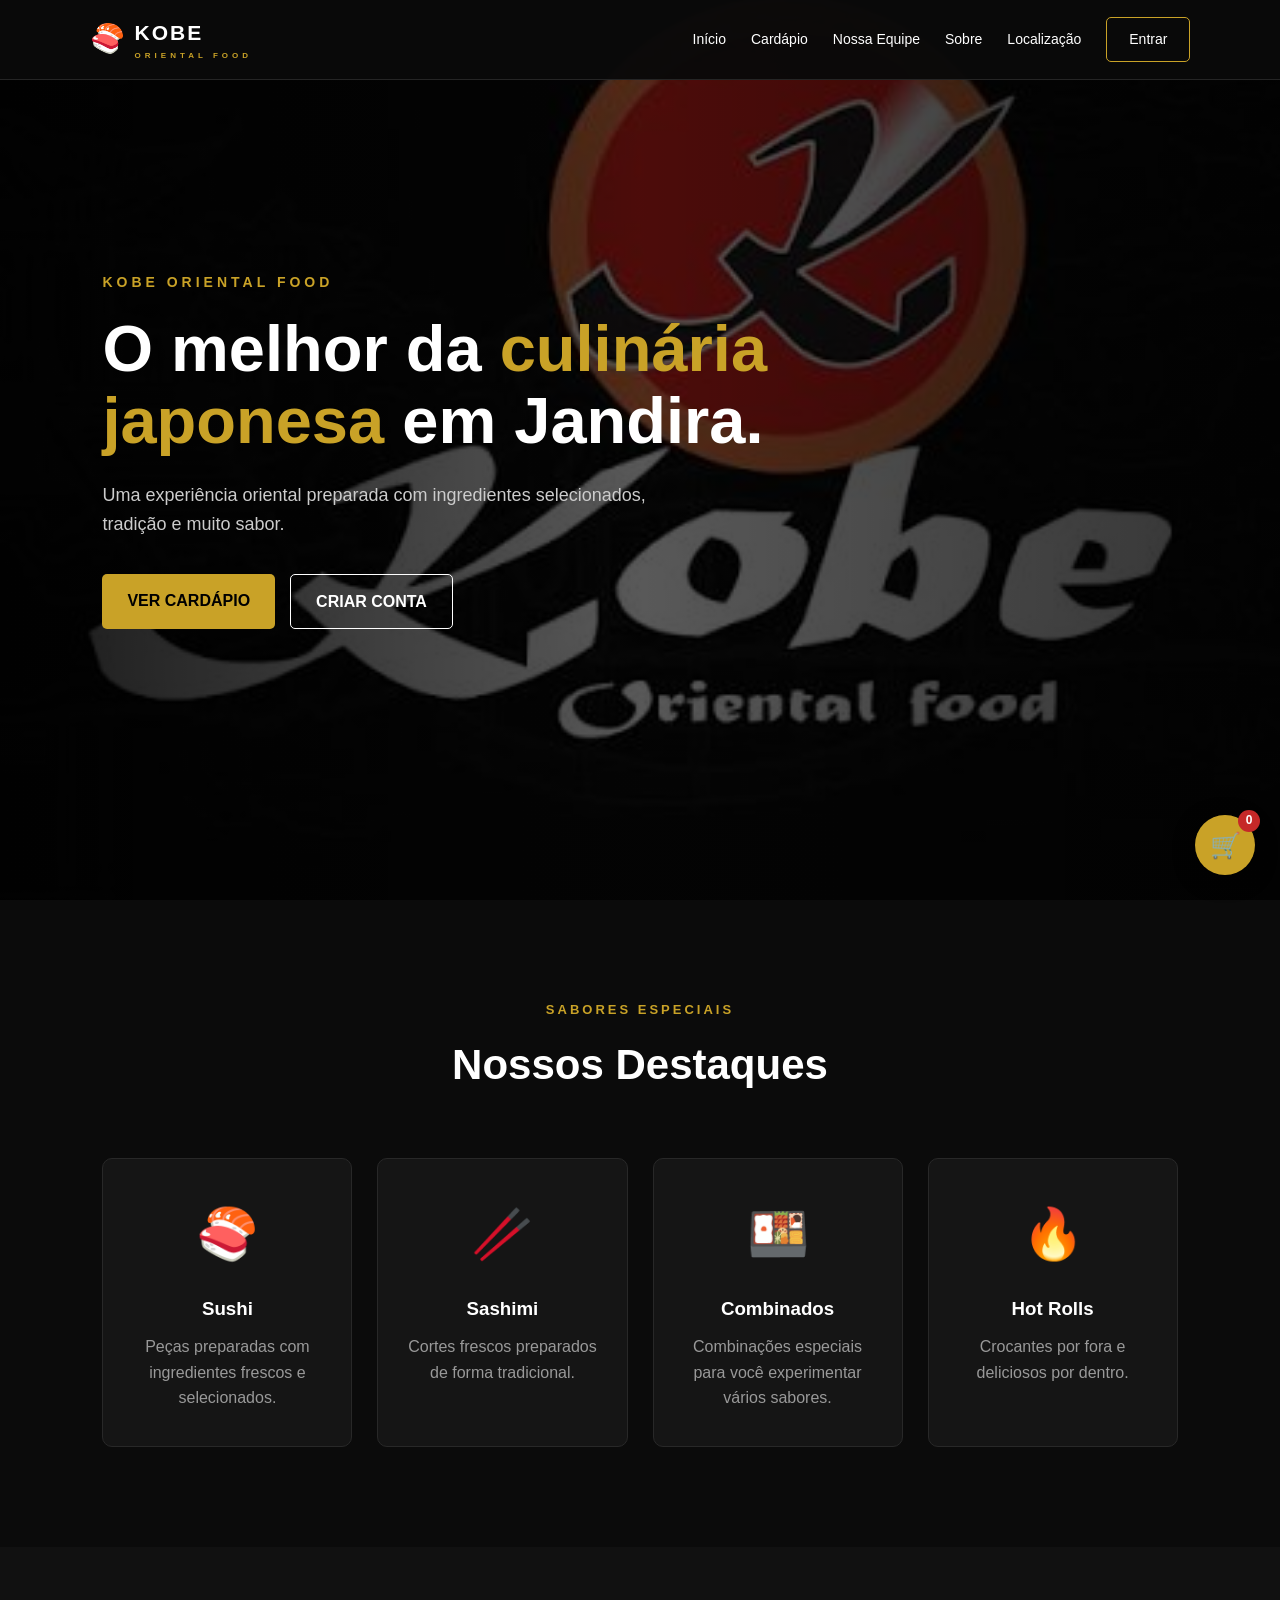
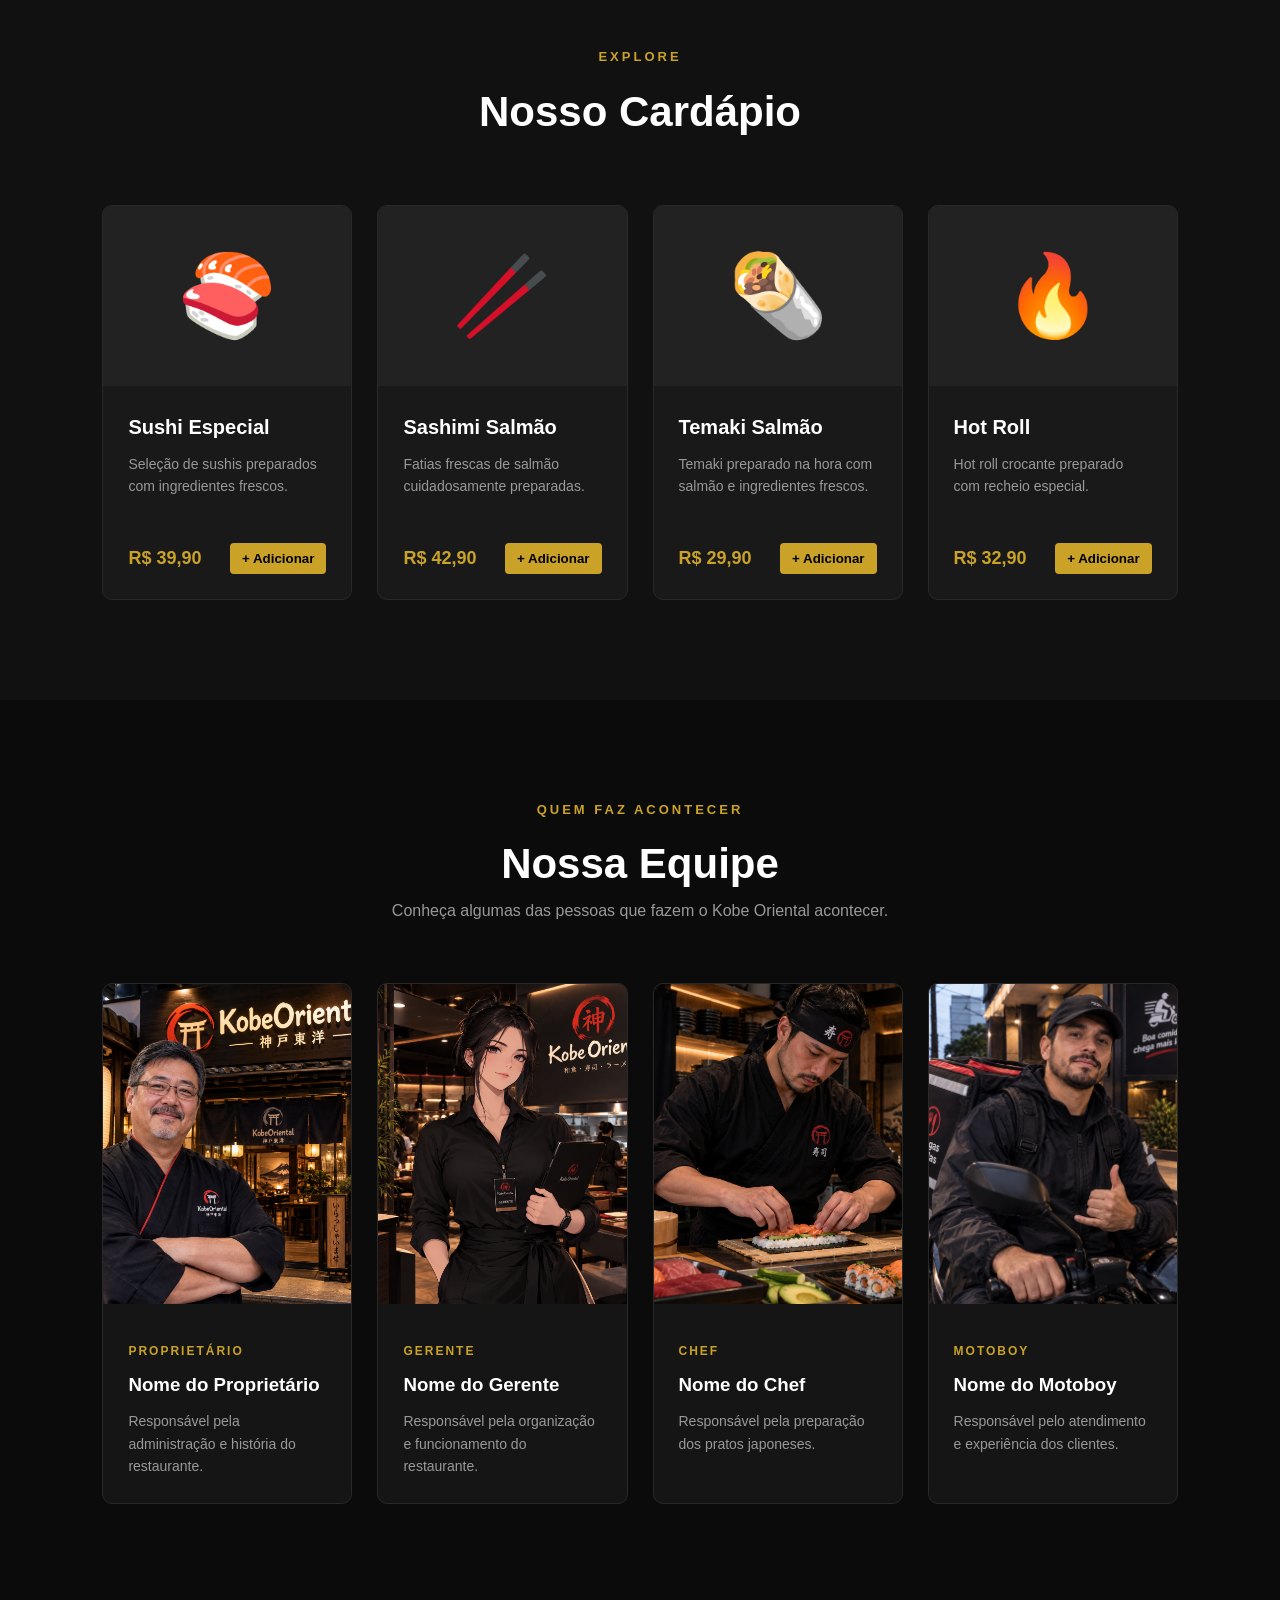
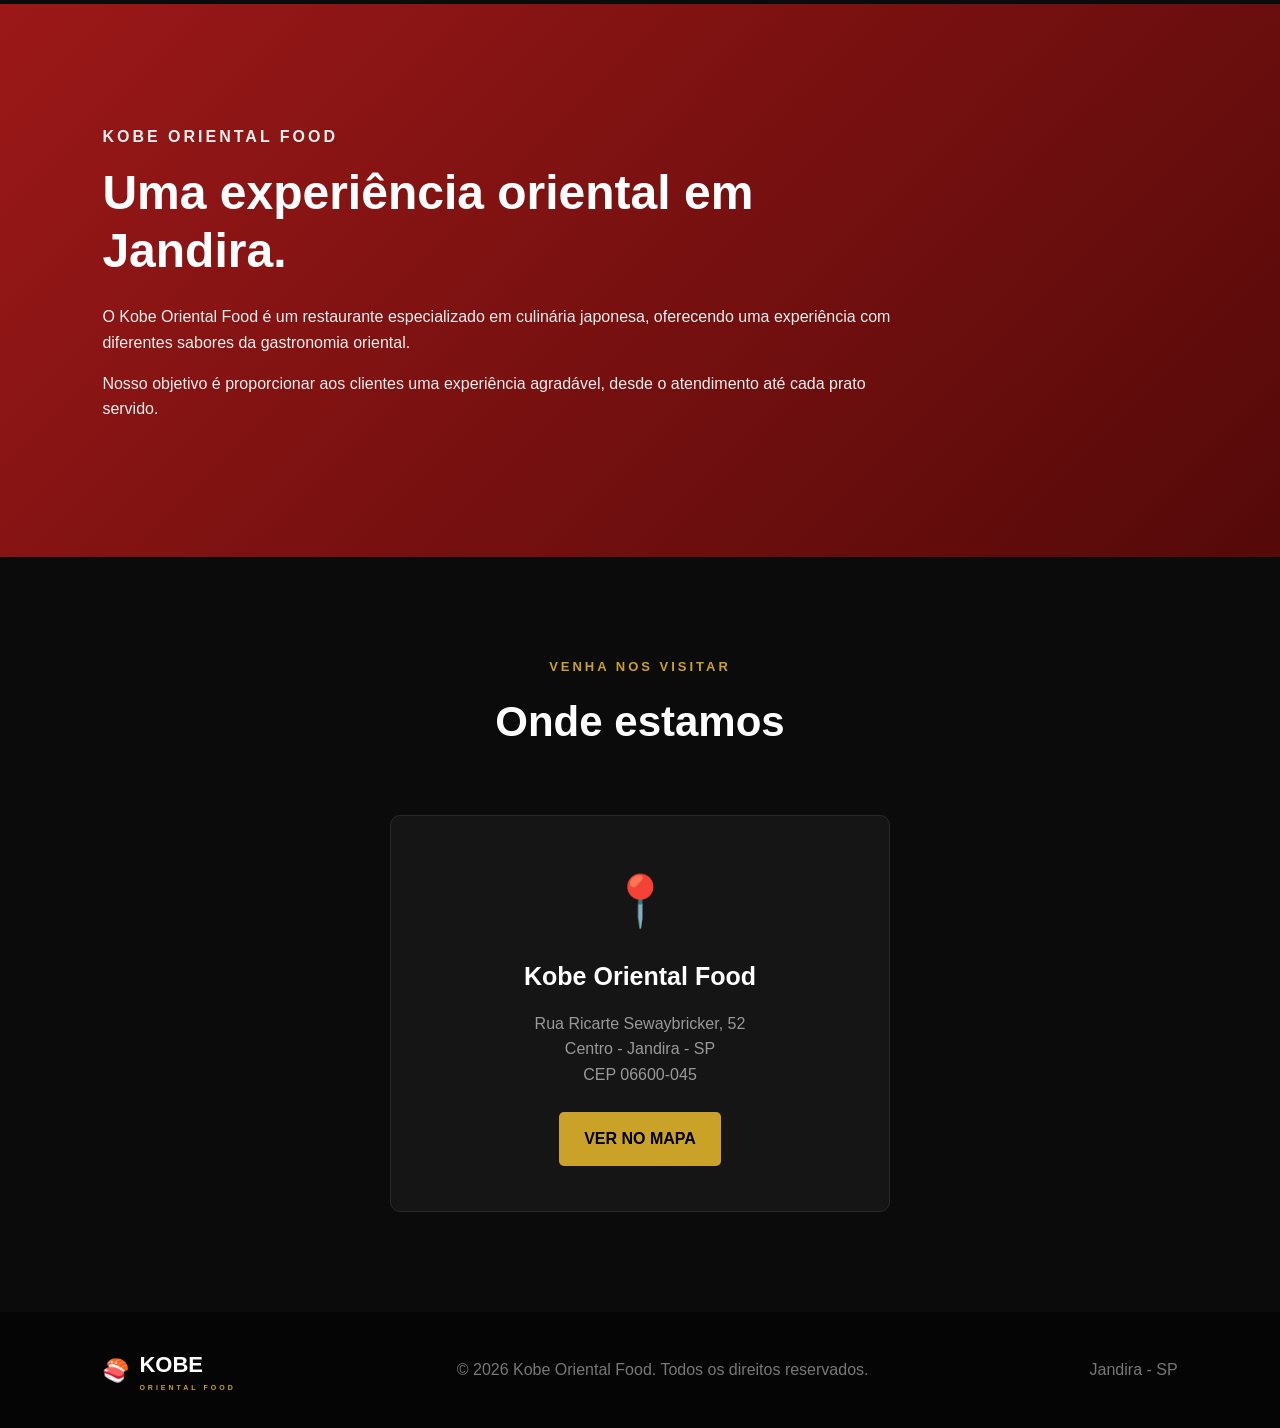
<file: index.html>
<!DOCTYPE html>
<html lang="pt-BR">

<head>

    <meta charset="UTF-8">

    <meta name="viewport"
          content="width=device-width, initial-scale=1.0">

    <meta name="description"
          content="Kobe Oriental Food - Restaurante Japonês em Jandira">

    <title>Kobe Oriental Food | Jandira</title>

    <link rel="stylesheet" href="style.css">

</head>


<body>


<!-- ================= HEADER ================= -->

<header>

    <div class="logo">

        🍣

        <span>
            KOBE
            <small>ORIENTAL FOOD</small>
        </span>

    </div>


    <nav>

        <a href="#inicio">
            Início
        </a>

        <a href="#cardapio">
            Cardápio
        </a>

        <a href="#equipe">
            Nossa Equipe
        </a>

        <a href="#sobre">
            Sobre
        </a>

        <a href="#localizacao">
            Localização
        </a>

        <a href="login.html"
           class="login-button">

            Entrar

        </a>

    </nav>

</header>



<!-- ================= HERO ================= -->

<section id="inicio"
         class="hero">


    <div class="hero-content">


        <p class="hero-subtitle">
            KOBE ORIENTAL FOOD
        </p>


        <h1>

            O melhor da

            <span>
                culinária japonesa
            </span>

            em Jandira.

        </h1>


        <p class="hero-description">

            Uma experiência oriental preparada
            com ingredientes selecionados,
            tradição e muito sabor.

        </p>


        <div class="hero-buttons">

            <a href="#cardapio"
               class="primary-button">

                VER CARDÁPIO

            </a>


            <a href="cadastro.html"
               class="secondary-button">

                CRIAR CONTA

            </a>

        </div>


    </div>

</section>



<!-- ================= DESTAQUES ================= -->

<section class="section">


    <div class="section-title">

        <p>
            SABORES ESPECIAIS
        </p>

        <h2>
            Nossos Destaques
        </h2>

    </div>


    <div class="highlight-container">


        <div class="highlight-card">

            <div class="highlight-icon">
                🍣
            </div>

            <h3>
                Sushi
            </h3>

            <p>
                Peças preparadas com ingredientes
                frescos e selecionados.
            </p>

        </div>



        <div class="highlight-card">

            <div class="highlight-icon">
                🥢
            </div>

            <h3>
                Sashimi
            </h3>

            <p>
                Cortes frescos preparados
                de forma tradicional.
            </p>

        </div>



        <div class="highlight-card">

            <div class="highlight-icon">
                🍱
            </div>

            <h3>
                Combinados
            </h3>

            <p>
                Combinações especiais para
                você experimentar vários sabores.
            </p>

        </div>



        <div class="highlight-card">

            <div class="highlight-icon">
                🔥
            </div>

            <h3>
                Hot Rolls
            </h3>

            <p>
                Crocantes por fora e deliciosos
                por dentro.
            </p>

        </div>


    </div>

</section>



<!-- ================= CARDÁPIO ================= -->

<section id="cardapio"
         class="section menu-section">


    <div class="section-title">

        <p>
            EXPLORE
        </p>

        <h2>
            Nosso Cardápio
        </h2>

    </div>



    <div class="menu-container">


        <div class="food-card">

            <div class="food-image">
                🍣
            </div>

            <div class="food-content">

                <h3>
                    Sushi Especial
                </h3>

                <p>
                    Seleção de sushis preparados
                    com ingredientes frescos.
                </p>

                <div class="food-bottom">

                    <strong>
                        R$ 39,90
                    </strong>

                    <button
                        onclick="adicionarCarrinho('Sushi Especial', 39.90)">

                        + Adicionar

                    </button>

                </div>

            </div>

        </div>



        <div class="food-card">

            <div class="food-image">
                🥢
            </div>

            <div class="food-content">

                <h3>
                    Sashimi Salmão
                </h3>

                <p>
                    Fatias frescas de salmão
                    cuidadosamente preparadas.
                </p>

                <div class="food-bottom">

                    <strong>
                        R$ 42,90
                    </strong>

                    <button
                        onclick="adicionarCarrinho('Sashimi Salmão', 42.90)">

                        + Adicionar

                    </button>

                </div>

            </div>

        </div>



        <div class="food-card">

            <div class="food-image">
                🌯
            </div>

            <div class="food-content">

                <h3>
                    Temaki Salmão
                </h3>

                <p>
                    Temaki preparado na hora
                    com salmão e ingredientes frescos.
                </p>

                <div class="food-bottom">

                    <strong>
                        R$ 29,90
                    </strong>

                    <button
                        onclick="adicionarCarrinho('Temaki Salmão', 29.90)">

                        + Adicionar

                    </button>

                </div>

            </div>

        </div>



        <div class="food-card">

            <div class="food-image">
                🔥
            </div>

            <div class="food-content">

                <h3>
                    Hot Roll
                </h3>

                <p>
                    Hot roll crocante preparado
                    com recheio especial.
                </p>

                <div class="food-bottom">

                    <strong>
                        R$ 32,90
                    </strong>

                    <button
                        onclick="adicionarCarrinho('Hot Roll', 32.90)">

                        + Adicionar

                    </button>

                </div>

            </div>

        </div>


    </div>

</section>



<!-- ================= EQUIPE ================= -->

<section id="equipe"
         class="section team-section">


    <div class="section-title">

        <p>
            QUEM FAZ ACONTECER
        </p>

        <h2>
            Nossa Equipe
        </h2>

        <span>
            Conheça algumas das pessoas
            que fazem o Kobe Oriental acontecer.
        </span>

    </div>



    <div class="team-container">


        <!-- DONO -->

        <div class="team-card">

            <img src="assets/img/dono.png"
                 alt="Dono do Kobe Oriental">

            <div class="team-info">

                <span class="team-role">
                    PROPRIETÁRIO
                </span>

                <h3>
                    Nome do Proprietário
                </h3>

                <p>
                    Responsável pela administração
                    e história do restaurante.
                </p>

            </div>

        </div>



        <!-- GERENTE -->

        <div class="team-card">

            <img src="assets/img/gerente.png"
                 alt="Gerente do Kobe Oriental">

            <div class="team-info">

                <span class="team-role">
                    GERENTE
                </span>

                <h3>
                    Nome do Gerente
                </h3>

                <p>
                    Responsável pela organização
                    e funcionamento do restaurante.
                </p>

            </div>

        </div>



        <!-- COZINHEIRO -->

        <div class="team-card">

            <img src="assets/img/funcionario1.png"
                 alt="Cozinheiro do Kobe Oriental">

            <div class="team-info">

                <span class="team-role">
                    CHEF
                </span>

                <h3>
                    Nome do Chef
                </h3>

                <p>
                    Responsável pela preparação
                    dos pratos japoneses.
                </p>

            </div>

        </div>



        <!-- MOTOBOY -->

        <div class="team-card">

            <img src="assets/img/funcionario2.png"
                 alt="Funcionário do Kobe Oriental">

            <div class="team-info">

                <span class="team-role">
                    MOTOBOY
                </span>

                <h3>
                    Nome do Motoboy
                </h3>

                <p>
                    Responsável pelo atendimento
                    e experiência dos clientes.
                </p>

            </div>

        </div>


    </div>

</section>



<!-- ================= SOBRE ================= -->

<section id="sobre"
         class="about-section">


    <div class="about-content">


        <p class="about-label">
            KOBE ORIENTAL FOOD
        </p>


        <h2>
            Uma experiência
            oriental em Jandira.
        </h2>


        <p>

            O Kobe Oriental Food é um restaurante
            especializado em culinária japonesa,
            oferecendo uma experiência com
            diferentes sabores da gastronomia oriental.

        </p>


        <p>

            Nosso objetivo é proporcionar aos
            clientes uma experiência agradável,
            desde o atendimento até cada prato
            servido.

        </p>


    </div>


</section>



<!-- ================= LOCALIZAÇÃO ================= -->

<section id="localizacao"
         class="location-section">


    <div class="section-title">

        <p>
            VENHA NOS VISITAR
        </p>

        <h2>
            Onde estamos
        </h2>

    </div>


    <div class="location-content">


        <div class="location-icon">
            📍
        </div>


        <h3>
            Kobe Oriental Food
        </h3>


        <p>
            Rua Ricarte Sewaybricker, 52
        </p>

        <p>
            Centro - Jandira - SP
        </p>

        <p>
            CEP 06600-045
        </p>


        <a
            href="https://www.google.com/maps/search/?api=1&query=Rua+Ricarte+Sewaybricker+52+Jandira+SP"
            target="_blank"
            class="primary-button">

            VER NO MAPA

        </a>


    </div>

</section>



<!-- ================= FOOTER ================= -->

<footer>


    <div class="footer-logo">

        🍣

        <span>
            KOBE
            <small>
                ORIENTAL FOOD
            </small>
        </span>

    </div>


    <p>
        © 2026 Kobe Oriental Food.
        Todos os direitos reservados.
    </p>


    <p>
        Jandira - SP
    </p>


</footer>



<!-- ================= CARRINHO ================= -->

<div id="cart">

    🛒

    <span id="cart-count">
        0
    </span>

</div>



<script src="script.js"></script>


</body>

</html>
</file>
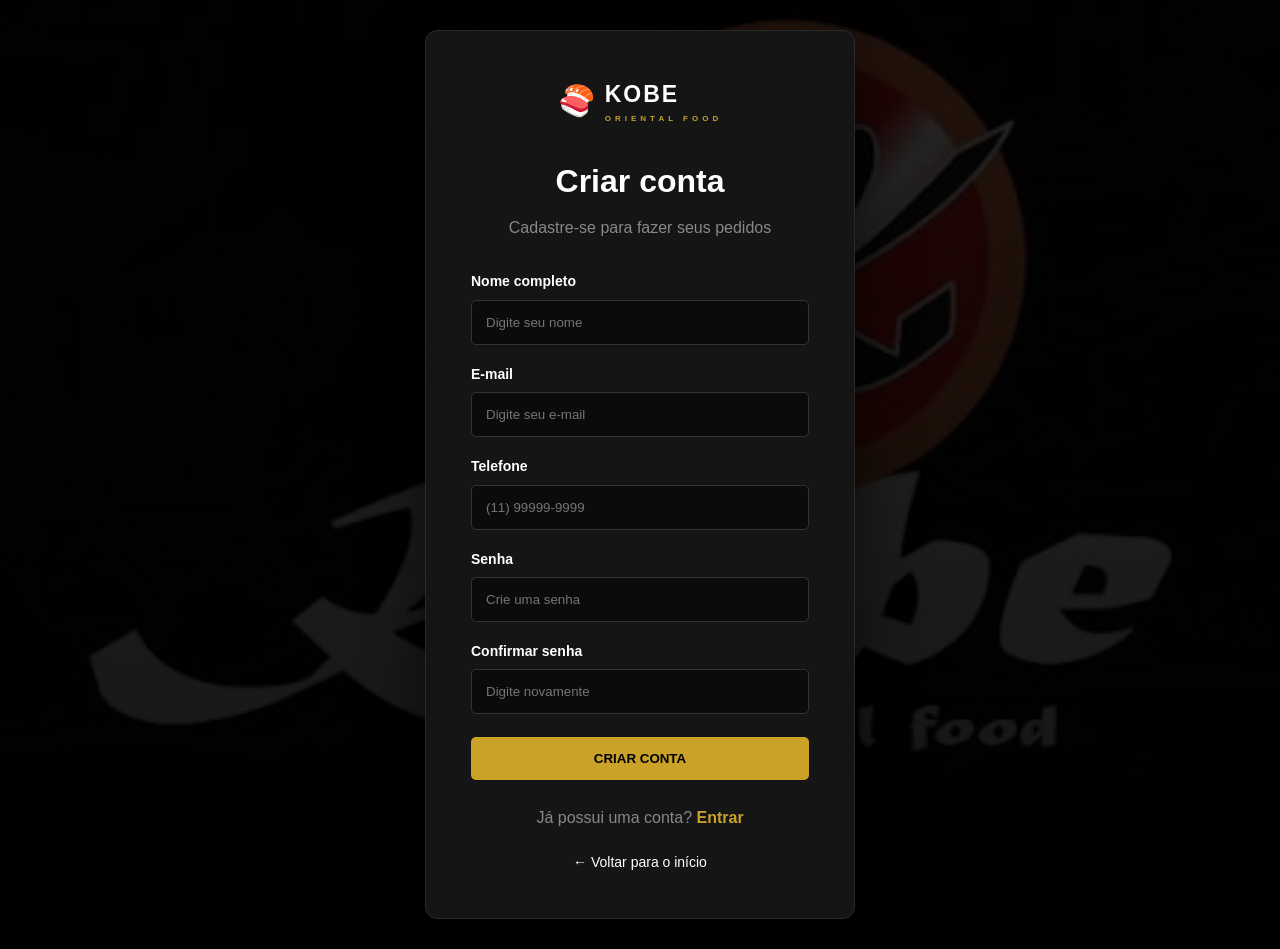
<file: cadastro.html>
<!DOCTYPE html>

<html lang="pt-BR">

<head>

    <meta charset="UTF-8">

    <meta name="viewport"
          content="width=device-width, initial-scale=1.0">

    <title>Cadastro | Kobe Oriental</title>

    <link rel="stylesheet"
          href="style.css">

</head>


<body class="auth-body">


    <div class="auth-container">


        <div class="auth-logo">

            🍣

            <span>
                KOBE
                <small>
                    ORIENTAL FOOD
                </small>
            </span>

        </div>


        <h1>
            Criar conta
        </h1>


        <p class="auth-subtitle">

            Cadastre-se para fazer seus pedidos

        </p>


        <form id="cadastroForm">


            <label>
                Nome completo
            </label>

            <input
                type="text"
                id="nome"
                placeholder="Digite seu nome"
                required
            >


            <label>
                E-mail
            </label>

            <input
                type="email"
                id="emailCadastro"
                placeholder="Digite seu e-mail"
                required
            >


            <label>
                Telefone
            </label>

            <input
                type="tel"
                id="telefone"
                placeholder="(11) 99999-9999"
                required
            >


            <label>
                Senha
            </label>

            <input
                type="password"
                id="senhaCadastro"
                placeholder="Crie uma senha"
                required
            >


            <label>
                Confirmar senha
            </label>

            <input
                type="password"
                id="confirmarSenha"
                placeholder="Digite novamente"
                required
            >


            <button type="submit">

                CRIAR CONTA

            </button>


        </form>


        <p class="auth-link">

            Já possui uma conta?

            <a href="login.html">
                Entrar
            </a>

        </p>


        <a href="index.html"
           class="back-home">

            ← Voltar para o início

        </a>


    </div>


    <script src="script.js"></script>

</body>

</html>
</file>
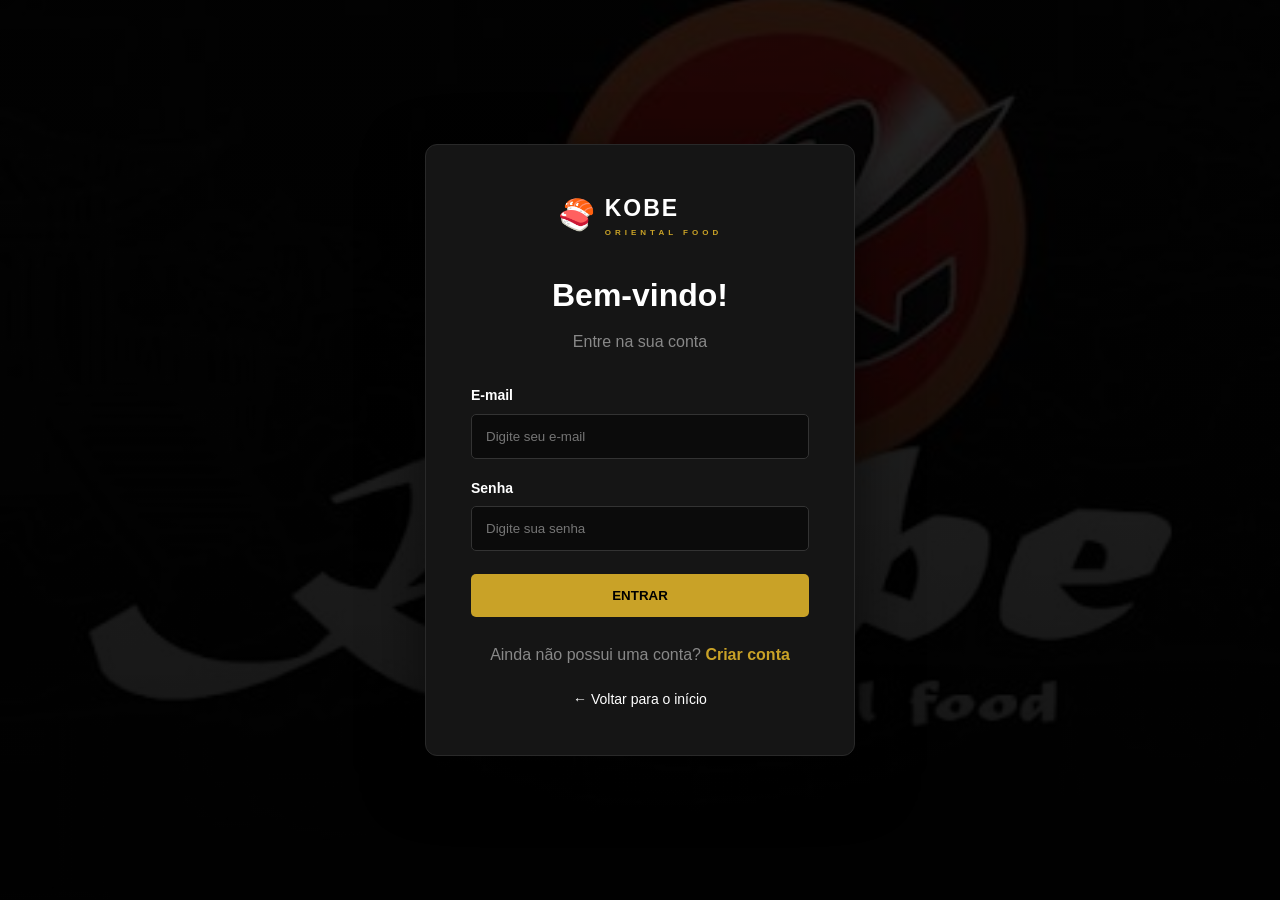
<file: login.html>
<!DOCTYPE html>

<html lang="pt-BR">

<head>

    <meta charset="UTF-8">

    <meta name="viewport"
          content="width=device-width, initial-scale=1.0">

    <title>Login | Kobe Oriental</title>

    <link rel="stylesheet"
          href="style.css">

</head>


<body class="auth-body">


    <div class="auth-container">


        <div class="auth-logo">

            🍣

            <span>
                KOBE
                <small>
                    ORIENTAL FOOD
                </small>
            </span>

        </div>


        <h1>
            Bem-vindo!
        </h1>


        <p class="auth-subtitle">
            Entre na sua conta
        </p>


        <form id="loginForm">


            <label>
                E-mail
            </label>

            <input
                type="email"
                id="email"
                placeholder="Digite seu e-mail"
                required
            >


            <label>
                Senha
            </label>

            <input
                type="password"
                id="senha"
                placeholder="Digite sua senha"
                required
            >


            <button type="submit">

                ENTRAR

            </button>


        </form>


        <p class="auth-link">

            Ainda não possui uma conta?

            <a href="cadastro.html">
                Criar conta
            </a>

        </p>


        <a href="index.html"
           class="back-home">

            ← Voltar para o início

        </a>


    </div>


    <script src="script.js"></script>

</body>

</html>
</file>
<file: style.css>
/* ===================================== */
/* RESET */
/* ===================================== */

* {
    margin: 0;
    padding: 0;
    box-sizing: border-box;
}


html {
    scroll-behavior: smooth;
}


body {

    font-family:
        Arial,
        Helvetica,
        sans-serif;

    background: #0b0b0b;

    color: #ffffff;

    line-height: 1.6;

}



/* ===================================== */
/* HEADER */
/* ===================================== */

header {

    width: 100%;

    height: 80px;

    position: fixed;

    top: 0;

    left: 0;

    z-index: 1000;

    display: flex;

    align-items: center;

    justify-content: space-between;

    padding: 0 7%;

    background: rgba(10,10,10,0.96);

    border-bottom:
        1px solid #252525;

}



.logo {

    display: flex;

    align-items: center;

    gap: 10px;

    font-size: 28px;

}



.logo span {

    display: flex;

    flex-direction: column;

    font-size: 21px;

    font-weight: bold;

    letter-spacing: 2px;

}



.logo small {

    font-size: 8px;

    letter-spacing: 4px;

    color: #c9a227;

}



nav {

    display: flex;

    align-items: center;

    gap: 25px;

}



nav a {

    color: #ffffff;

    text-decoration: none;

    font-size: 14px;

    transition: 0.3s;

}



nav a:hover {

    color: #c9a227;

}



.login-button {

    padding:
        10px 22px;

    border:
        1px solid #c9a227;

    border-radius: 5px;

}



.login-button:hover {

    background: #c9a227;

    color: #000;

}



/* ===================================== */
/* HERO */
/* ===================================== */

.hero {

    min-height: 100vh;

    display: flex;

    align-items: center;

    padding:
        120px 8%;

    background:

        linear-gradient(
            90deg,
            rgba(0,0,0,.90),
            rgba(0,0,0,.65),
            rgba(0,0,0,.80)
        ),

        url("assets/img/restaurante.jpg");

    background-size: cover;

    background-position: center;

}



.hero-content {

    max-width: 750px;

}



.hero-subtitle {

    color: #c9a227;

    font-size: 14px;

    font-weight: bold;

    letter-spacing: 4px;

    margin-bottom: 20px;

}



.hero h1 {

    font-size: 65px;

    line-height: 1.1;

    margin-bottom: 25px;

}



.hero h1 span {

    color: #c9a227;

}



.hero-description {

    max-width: 600px;

    color: #cccccc;

    font-size: 18px;

}



.hero-buttons {

    display: flex;

    gap: 15px;

    margin-top: 35px;

}



.primary-button,
.secondary-button {

    display: inline-block;

    padding:
        14px 25px;

    text-decoration: none;

    border-radius: 5px;

    font-weight: bold;

    transition: .3s;

}



.primary-button {

    background: #c9a227;

    color: #000;

}



.primary-button:hover {

    background: #e0bd3d;

}



.secondary-button {

    color: white;

    border:
        1px solid white;

}



.secondary-button:hover {

    background: white;

    color: black;

}



/* ===================================== */
/* SECTIONS */
/* ===================================== */

.section {

    padding:
        100px 8%;

}



.section-title {

    text-align: center;

    margin-bottom: 60px;

}



.section-title p {

    color: #c9a227;

    letter-spacing: 3px;

    font-size: 13px;

    font-weight: bold;

}



.section-title h2 {

    font-size: 42px;

    margin-top: 10px;

}



.section-title span {

    color: #999;

}



/* ===================================== */
/* DESTAQUES */
/* ===================================== */

.highlight-container {

    display: grid;

    grid-template-columns:
        repeat(4,1fr);

    gap: 25px;

}



.highlight-card {

    text-align: center;

    padding: 35px 25px;

    background: #151515;

    border:
        1px solid #282828;

    border-radius: 10px;

    transition: .3s;

}



.highlight-card:hover {

    transform:
        translateY(-8px);

    border-color:
        #c9a227;

}



.highlight-icon {

    font-size: 50px;

    margin-bottom: 20px;

}



.highlight-card h3 {

    margin-bottom: 10px;

}



.highlight-card p {

    color: #999;

}



/* ===================================== */
/* CARDÁPIO */
/* ===================================== */

.menu-section {

    background: #111111;

}



.menu-container {

    display: grid;

    grid-template-columns:
        repeat(4,1fr);

    gap: 25px;

}



.food-card {

    background: #191919;

    border:
        1px solid #292929;

    border-radius: 10px;

    overflow: hidden;

    transition: .3s;

}



.food-card:hover {

    transform:
        translateY(-8px);

    border-color:
        #c9a227;

}



.food-image {

    height: 180px;

    display: flex;

    align-items: center;

    justify-content: center;

    font-size: 80px;

    background: #222;

}



.food-content {

    padding: 25px;

}



.food-content h3 {

    font-size: 20px;

    margin-bottom: 10px;

}



.food-content p {

    color: #999;

    font-size: 14px;

    min-height: 70px;

}



.food-bottom {

    display: flex;

    justify-content: space-between;

    align-items: center;

    margin-top: 20px;

}



.food-bottom strong {

    color: #c9a227;

    font-size: 18px;

}



.food-bottom button {

    border: none;

    background: #c9a227;

    color: #000;

    padding: 8px 12px;

    border-radius: 4px;

    cursor: pointer;

    font-weight: bold;

}



/* ===================================== */
/* EQUIPE */
/* ===================================== */

.team-section {

    background: #0b0b0b;

}



.team-container {

    display: grid;

    grid-template-columns:
        repeat(4,1fr);

    gap: 25px;

}



.team-card {

    background: #151515;

    border:
        1px solid #292929;

    border-radius: 10px;

    overflow: hidden;

    transition: .3s;

}



.team-card:hover {

    transform:
        translateY(-8px);

    border-color:
        #c9a227;

}



.team-card img {

    width: 100%;

    height: 320px;

    object-fit: cover;

}



.team-info {

    padding: 25px;

}



.team-role {

    color: #c9a227;

    font-size: 12px;

    font-weight: bold;

    letter-spacing: 2px;

}



.team-info h3 {

    margin:
        8px 0 10px;

}



.team-info p {

    color: #999;

    font-size: 14px;

}



/* ===================================== */
/* SOBRE */
/* ===================================== */

.about-section {

    padding:
        120px 8%;

    background:

        linear-gradient(
            135deg,
            #9c1818,
            #550909
        );

}



.about-content {

    max-width: 800px;

}



.about-label {

    color: #f5d76e;

    font-weight: bold;

    letter-spacing: 3px;

}



.about-content h2 {

    font-size: 48px;

    line-height: 1.2;

    margin:
        15px 0 25px;

}



.about-content p {

    color: #eeeeee;

    margin-bottom: 15px;

}



/* ===================================== */
/* LOCALIZAÇÃO */
/* ===================================== */

.location-section {

    padding:
        100px 8%;

    text-align: center;

}



.location-content {

    max-width: 500px;

    margin: auto;

    background: #151515;

    padding: 45px;

    border:
        1px solid #292929;

    border-radius: 10px;

}



.location-icon {

    font-size: 50px;

    margin-bottom: 15px;

}



.location-content h3 {

    font-size: 25px;

    margin-bottom: 15px;

}



.location-content p {

    color: #999;

}



.location-content .primary-button {

    margin-top: 25px;

}



/* ===================================== */
/* FOOTER */
/* ===================================== */

footer {

    padding:
        35px 8%;

    display: flex;

    align-items: center;

    justify-content: space-between;

    background: #050505;

    color: #777;

}



.footer-logo {

    display: flex;

    align-items: center;

    gap: 10px;

    color: white;

    font-size: 22px;

}



.footer-logo span {

    display: flex;

    flex-direction: column;

    font-weight: bold;

}



.footer-logo small {

    color: #c9a227;

    font-size: 7px;

    letter-spacing: 3px;

}



/* ===================================== */
/* CARRINHO */
/* ===================================== */

#cart {

    position: fixed;

    right: 25px;

    bottom: 25px;

    width: 60px;

    height: 60px;

    border-radius: 50%;

    background: #c9a227;

    color: #000;

    display: flex;

    align-items: center;

    justify-content: center;

    font-size: 25px;

    cursor: pointer;

    box-shadow:
        0 5px 20px rgba(0,0,0,.5);

}



#cart-count {

    position: absolute;

    top: -5px;

    right: -5px;

    width: 22px;

    height: 22px;

    border-radius: 50%;

    background: #c62828;

    color: white;

    display: flex;

    align-items: center;

    justify-content: center;

    font-size: 12px;

    font-weight: bold;

}



/* ===================================== */
/* RESPONSIVIDADE */
/* ===================================== */

@media (max-width: 1100px) {

    .menu-container,
    .team-container,
    .highlight-container {

        grid-template-columns:
            repeat(2,1fr);

    }

    .hero h1 {

        font-size: 52px;

    }

}



@media (max-width: 750px) {

    header {

        padding:
            0 5%;

    }

    nav {

        display: none;

    }

    .hero {

        padding:
            120px 5% 80px;

    }

    .hero h1 {

        font-size: 40px;

    }

    .hero-buttons {

        flex-direction: column;

    }

    .section {

        padding:
            70px 5%;

    }

    .menu-container,
    .team-container,
    .highlight-container {

        grid-template-columns: 1fr;

    }

    footer {

        flex-direction: column;

        gap: 15px;

        text-align: center;

    }

}

/* ===================================== */
/* LOGIN E CADASTRO */
/* ===================================== */

.auth-body {

    min-height: 100vh;

    display: flex;

    align-items: center;

    justify-content: center;

    padding: 30px;

    background:

        linear-gradient(
            rgba(0,0,0,.85),
            rgba(0,0,0,.92)
        ),

        url("assets/img/restaurante.jpg");

    background-size: cover;

    background-position: center;

}



.auth-container {

    width: 100%;

    max-width: 430px;

    padding: 45px;

    background: #151515;

    border:
        1px solid #292929;

    border-radius: 12px;

    box-shadow:
        0 20px 60px rgba(0,0,0,.6);

}



.auth-logo {

    display: flex;

    align-items: center;

    justify-content: center;

    gap: 10px;

    margin-bottom: 30px;

    font-size: 30px;

}



.auth-logo span {

    display: flex;

    flex-direction: column;

    font-size: 23px;

    font-weight: bold;

    letter-spacing: 2px;

}



.auth-logo small {

    font-size: 8px;

    letter-spacing: 4px;

    color: #c9a227;

}



.auth-container h1 {

    text-align: center;

    margin-bottom: 8px;

}



.auth-subtitle {

    text-align: center;

    color: #888;

    margin-bottom: 30px;

}



.auth-container form {

    display: flex;

    flex-direction: column;

}



.auth-container label {

    margin-bottom: 7px;

    font-size: 14px;

    font-weight: bold;

}



.auth-container input {

    padding: 14px;

    margin-bottom: 18px;

    border-radius: 5px;

    border:
        1px solid #333;

    background: #0b0b0b;

    color: white;

    outline: none;

}



.auth-container input:focus {

    border-color:
        #c9a227;

}



.auth-container button {

    padding: 14px;

    border: none;

    border-radius: 5px;

    background: #c9a227;

    color: #000;

    font-weight: bold;

    cursor: pointer;

    margin-top: 5px;

}



.auth-container button:hover {

    background: #e0bd3d;

}



.auth-link {

    text-align: center;

    color: #888;

    margin-top: 25px;

}



.auth-link a {

    color: #c9a227;

    text-decoration: none;

    font-weight: bold;

}



.back-home {

    display: block;

    text-align: center;

    color: white;

    text-decoration: none;

    margin-top: 20px;

    font-size: 14px;

}



.back-home:hover {

    color: #c9a227;

}
</file>
